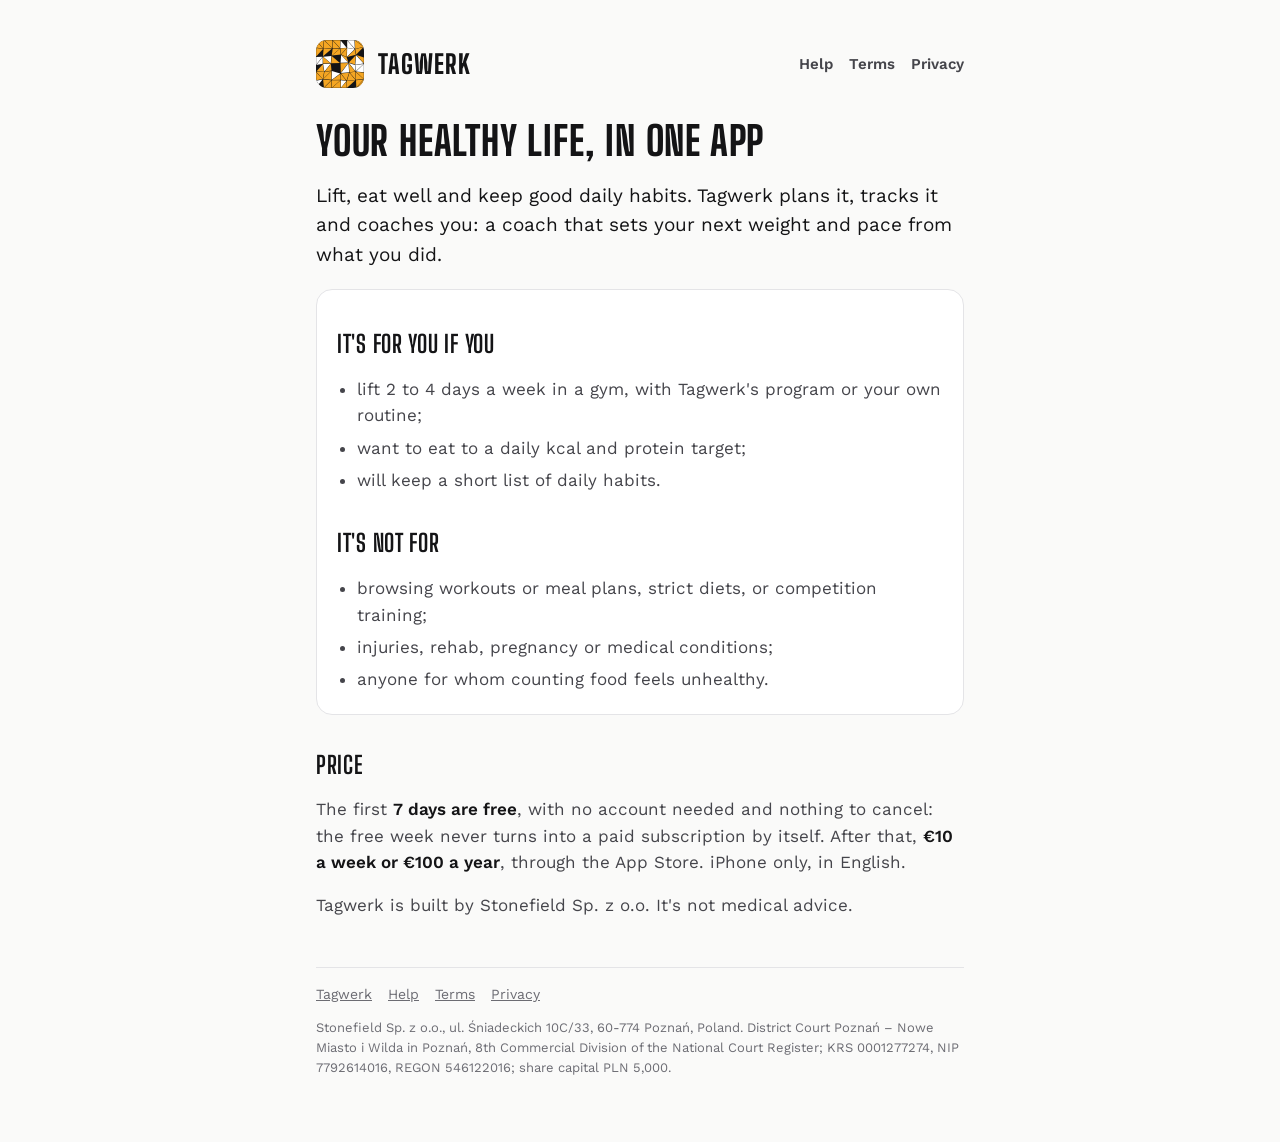
<file: index.html>
<!doctype html>
<html lang="en">
<head>
<meta charset="utf-8">
<meta name="viewport" content="width=device-width, initial-scale=1">
<title>Tagwerk</title>
<meta name="description" content="One routine for lifting, food and daily habits, with a coach that explains its numbers. iPhone.">
<link rel="icon" href="icon.svg">
<link rel="preconnect" href="https://fonts.googleapis.com">
<link href="https://fonts.googleapis.com/css2?family=Big+Shoulders+Display:wght@700;800&family=Work+Sans:wght@400;600&display=swap" rel="stylesheet">
<link rel="stylesheet" href="style.css">
</head>
<body>
<main>
<header><img src="icon.svg" alt=""><a href="./">Tagwerk</a><nav><a href="help.html">Help</a><a href="terms.html">Terms</a><a href="privacy.html">Privacy</a></nav></header>

<h1>Your healthy life, in one app</h1>
<p class="lead">Lift, eat well and keep good daily habits. Tagwerk plans it, tracks it and coaches you: a coach that
sets your next weight and pace from what you did.</p>

<div class="card">
<h2>It's for you if you</h2>
<ul>
  <li>lift 2 to 4 days a week in a gym, with Tagwerk's program or your own routine;</li>
  <li>want to eat to a daily kcal and protein target;</li>
  <li>will keep a short list of daily habits.</li>
</ul>
<h2>It's not for</h2>
<ul>
  <li>browsing workouts or meal plans, strict diets, or competition training;</li>
  <li>injuries, rehab, pregnancy or medical conditions;</li>
  <li>anyone for whom counting food feels unhealthy.</li>
</ul>
</div>

<h2>Price</h2>
<p>The first <strong>7 days are free</strong>, with no account needed and nothing to cancel: the free week never turns
into a paid subscription by itself. After that, <strong>€10 a week or €100 a year</strong>, through the App Store. iPhone
only, in English.</p>

<p>Tagwerk is built by Stonefield Sp. z o.o. It's not medical advice.</p>

<footer><a href="./">Tagwerk</a><a href="help.html">Help</a><a href="terms.html">Terms</a><a href="privacy.html">Privacy</a><p>Stonefield Sp. z o.o., ul. Śniadeckich 10C/33, 60-774 Poznań, Poland. District Court Poznań – Nowe Miasto i Wilda in Poznań, 8th Commercial Division of the National Court Register; KRS 0001277274, NIP 7792614016, REGON 546122016; share capital PLN 5,000.</p></footer>
</main>
</body>
</html>
</file>
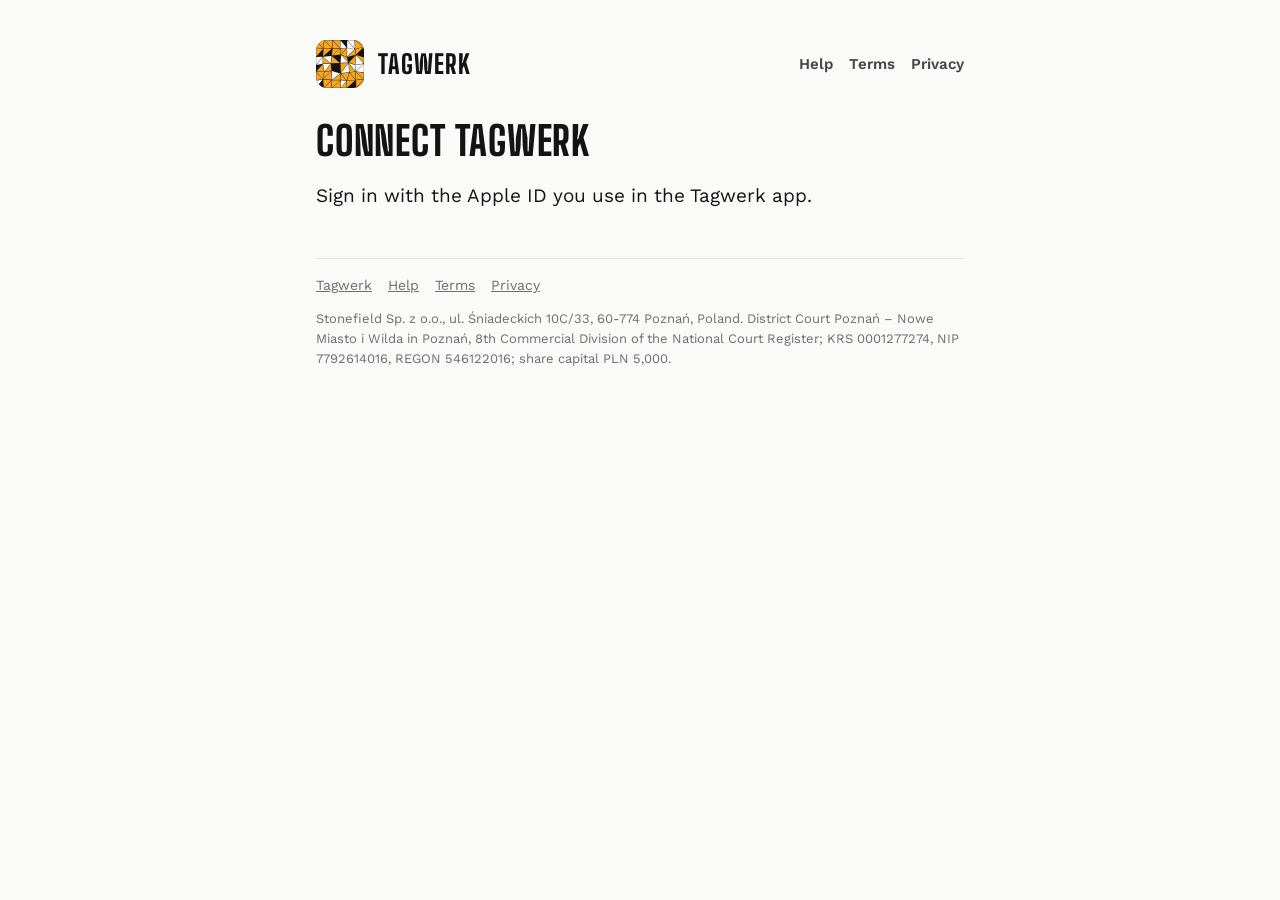
<file: connect.html>
<!doctype html>
<html lang="en">
<head>
<meta charset="utf-8">
<meta name="viewport" content="width=device-width, initial-scale=1">
<title>Connect Tagwerk</title>
<meta name="description" content="Let Claude, or another app you choose, use your Tagwerk.">
<meta name="robots" content="noindex">
<link rel="icon" href="icon.svg">
<link rel="preconnect" href="https://fonts.googleapis.com">
<link href="https://fonts.googleapis.com/css2?family=Big+Shoulders+Display:wght@700;800&family=Work+Sans:wght@400;600&display=swap" rel="stylesheet">
<link rel="stylesheet" href="style.css">
<style>
  /* Buttons only this page has: amber is the one to press, grey the other (brand.md). */
  .actions { display: flex; flex-wrap: wrap; gap: 12px; margin: 24px 0; }
  button { font: 600 17px/1 "Work Sans", sans-serif; border-radius: 12px; padding: 14px 22px; border: 1px solid var(--line);
           background: var(--card); color: var(--ink); cursor: pointer; }
  button.primary { background: var(--amber); border-color: var(--amber); color: #141416; }
  button:disabled { opacity: .5; cursor: default; }
  .apps li { display: flex; align-items: center; justify-content: space-between; gap: 12px; }
  .error { color: #e5484d; }
  input { font: 17px "Work Sans", sans-serif; width: 100%; max-width: 360px; padding: 12px 14px; border-radius: 12px;
          border: 1px solid var(--line); background: var(--card); color: var(--ink); }
  [hidden] { display: none !important; }
</style>
</head>
<body>
<main>
<header><img src="icon.svg" alt=""><a href="./">Tagwerk</a><nav><a href="help.html">Help</a><a href="terms.html">Terms</a><a href="privacy.html">Privacy</a></nav></header>

<!--
  Tagwerk's OAuth consent page (27 Nov 2026, docs/claude-connector.md). When someone connects Tagwerk in Claude, Supabase
  Auth sends them here with ?authorization_id=…; they sign in with Apple (the same Apple ID as in the app), see who's
  asking and what it may do, and allow or deny. Opened without one, it lists the apps connected and lets them disconnect
  any of them. The publishable key below is the one inside the app: it's meant to be public, and row-level security
  keeps each person's data their own.
-->
<h1 id="title">Connect Tagwerk</h1>
<p class="lead" id="lead">Sign in with the Apple ID you use in the Tagwerk app.</p>

<div id="signin" hidden>
  <div class="actions"><button class="primary" id="apple"> Sign in with Apple</button></div>
  <!-- Test accounts (Anthropic's directory review): email and password, made by hand with free use. -->
  <p><a href="#" id="emailtoggle">Have a test account?</a></p>
  <form id="emailform" hidden>
    <p><input id="email" type="email" autocomplete="username" placeholder="Email" required></p>
    <p><input id="password" type="password" autocomplete="current-password" placeholder="Password" required></p>
    <div class="actions"><button type="submit">Sign in</button></div>
  </form>
</div>

<div id="consent" hidden>
  <div class="card">
    <p><strong id="client">An app</strong> wants to use your Tagwerk. It will be able to:</p>
    <ul>
      <li>read your days: meals, food targets, habits, water and steps</li>
      <li>read your workouts, runs, swims and weigh-ins, and your weight goal</li>
      <li>log meals and weigh-ins for you, and delete a meal when you ask</li>
    </ul>
    <p>It can't change your training program, your targets or your account, and it can't delete your account.</p>
  </div>
  <div class="actions">
    <button class="primary" id="allow">Allow</button>
    <button id="deny">Don't allow</button>
  </div>
  <p>You can disconnect it anytime on this page: <a href="connect.html">tagwerk.stonefield.app/connect.html</a>.</p>
</div>

<div id="manage" hidden>
  <h2>Connected apps</h2>
  <ul class="apps" id="apps"></ul>
  <p id="none" hidden>No apps are connected to your Tagwerk.</p>
  <p><a href="#" id="signout">Sign out of this page</a></p>
</div>

<p class="error" id="error" hidden></p>

<footer><a href="./">Tagwerk</a><a href="help.html">Help</a><a href="terms.html">Terms</a><a href="privacy.html">Privacy</a><p>Stonefield Sp. z o.o., ul. Śniadeckich 10C/33, 60-774 Poznań, Poland. District Court Poznań – Nowe Miasto i Wilda in Poznań, 8th Commercial Division of the National Court Register; KRS 0001277274, NIP 7792614016, REGON 546122016; share capital PLN 5,000.</p></footer>
</main>

<script src="https://appleid.cdn-apple.com/appleauth/static/jsapi/appleid/1/en_US/appleid.auth.js"></script>
<script type="module">
import { createClient } from "https://esm.sh/@supabase/supabase-js@2.119.2";

const SUPABASE_URL = "https://hhihwpficiauvhpijxkz.supabase.co";
const PUBLISHABLE_KEY = "sb_publishable_sxHT-eHE_HOMWwhJakCZtw_DCuJf9UO";
// The Services ID for signing in with Apple on the web (Apple Developer › Identifiers), also in supabase/config.toml.
const APPLE_SERVICES_ID = "app.stonefield.tagwerk.web";

const db = createClient(SUPABASE_URL, PUBLISHABLE_KEY);
const $ = (id) => document.getElementById(id);
const show = (id, on = true) => { $(id).hidden = !on; };
const authorizationId = new URLSearchParams(location.search).get("authorization_id");

function fail(message) {
  $("error").textContent = message;
  show("error");
}

async function sha256Hex(text) {
  const bytes = new Uint8Array(await crypto.subtle.digest("SHA-256", new TextEncoder().encode(text)));
  return [...bytes].map((b) => b.toString(16).padStart(2, "0")).join("");
}

// Apple gets the hashed nonce and puts it in its token; Supabase gets the raw one and checks they match (as in the app).
$("apple").onclick = async () => {
  show("error", false);
  $("apple").disabled = true;
  try {
    const nonce = crypto.randomUUID();
    AppleID.auth.init({
      clientId: APPLE_SERVICES_ID, scope: "", redirectURI: `${location.origin}/connect.html`,
      usePopup: true, nonce: await sha256Hex(nonce),
    });
    const { authorization } = await AppleID.auth.signIn();
    const { error } = await db.auth.signInWithIdToken({ provider: "apple", token: authorization.id_token, nonce });
    if (error) throw error;
    await start();
  } catch (e) {
    // Closing Apple's window isn't an error worth showing.
    if (e?.error !== "popup_closed_by_user") fail(e?.message ?? "Signing in with Apple didn't work. Try again.");
  } finally {
    $("apple").disabled = false;
  }
};

$("emailtoggle").onclick = (e) => {
  e.preventDefault();
  show("emailform");
};

$("emailform").onsubmit = async (e) => {
  e.preventDefault();
  show("error", false);
  const { error } = await db.auth.signInWithPassword({ email: $("email").value, password: $("password").value });
  if (error) return fail(error.message);
  await start();
};

$("signout").onclick = async (e) => {
  e.preventDefault();
  await db.auth.signOut();
  location.reload();
};

async function decide(approve) {
  $("allow").disabled = $("deny").disabled = true;
  const { data, error } = approve
    ? await db.auth.oauth.approveAuthorization(authorizationId, { skipBrowserRedirect: true })
    : await db.auth.oauth.denyAuthorization(authorizationId, { skipBrowserRedirect: true });
  if (error) {
    $("allow").disabled = $("deny").disabled = false;
    return fail(error.message);
  }
  location.href = data.redirect_url;
}
$("allow").onclick = () => decide(true);
$("deny").onclick = () => decide(false);

async function listApps() {
  const { data, error } = await db.auth.oauth.listGrants();
  if (error) return fail(error.message);
  const list = $("apps");
  list.replaceChildren();
  show("none", data.length === 0);
  for (const grant of data) {
    const item = document.createElement("li");
    const name = document.createElement("span");
    name.textContent = grant.client.name || "An app";
    const button = document.createElement("button");
    button.textContent = "Disconnect";
    button.onclick = async () => {
      button.disabled = true;
      const { error } = await db.auth.oauth.revokeGrant({ clientId: grant.client.id });
      if (error) { button.disabled = false; return fail(error.message); }
      await listApps();
    };
    item.append(name, button);
    list.append(item);
  }
}

async function start() {
  const { data: { session } } = await db.auth.getSession();
  if (!session) {
    show("signin");
    return;
  }
  show("signin", false);
  // An Apple ID that has never been used in the app gets a new, empty account when it signs in here: say so instead of
  // connecting an empty Tagwerk. Every account that has used the app has an `access` row (its free week or subscription).
  const { data: access } = await db.from("access").select("user_id").maybeSingle();
  if (!access) {
    await db.auth.signOut();
    $("lead").textContent = "This Apple ID isn't using Tagwerk yet. In the Tagwerk app on your iPhone, sign in with Apple " +
      "(Account › Signed in as), then connect again.";
    show("signin");
    return;
  }
  if (!authorizationId) {
    $("title").textContent = "Your connected apps";
    $("lead").textContent = "Apps you've allowed to use your Tagwerk. Disconnect one and it loses access straight away.";
    show("manage");
    return listApps();
  }
  const { data, error } = await db.auth.oauth.getAuthorizationDetails(authorizationId);
  if (error) return fail(error.message);
  // Allowed before: straight back to the app.
  if (!("authorization_id" in data)) {
    location.href = data.redirect_url;
    return;
  }
  $("title").textContent = `Connect ${data.client.name || "an app"}`;
  $("lead").textContent = "Check who's asking, then allow or don't.";
  $("client").textContent = data.client.name || "An app";
  show("consent");
}

start().catch((e) => fail(e?.message ?? "Something went wrong. Reload the page."));
</script>
</body>
</html>
</file>
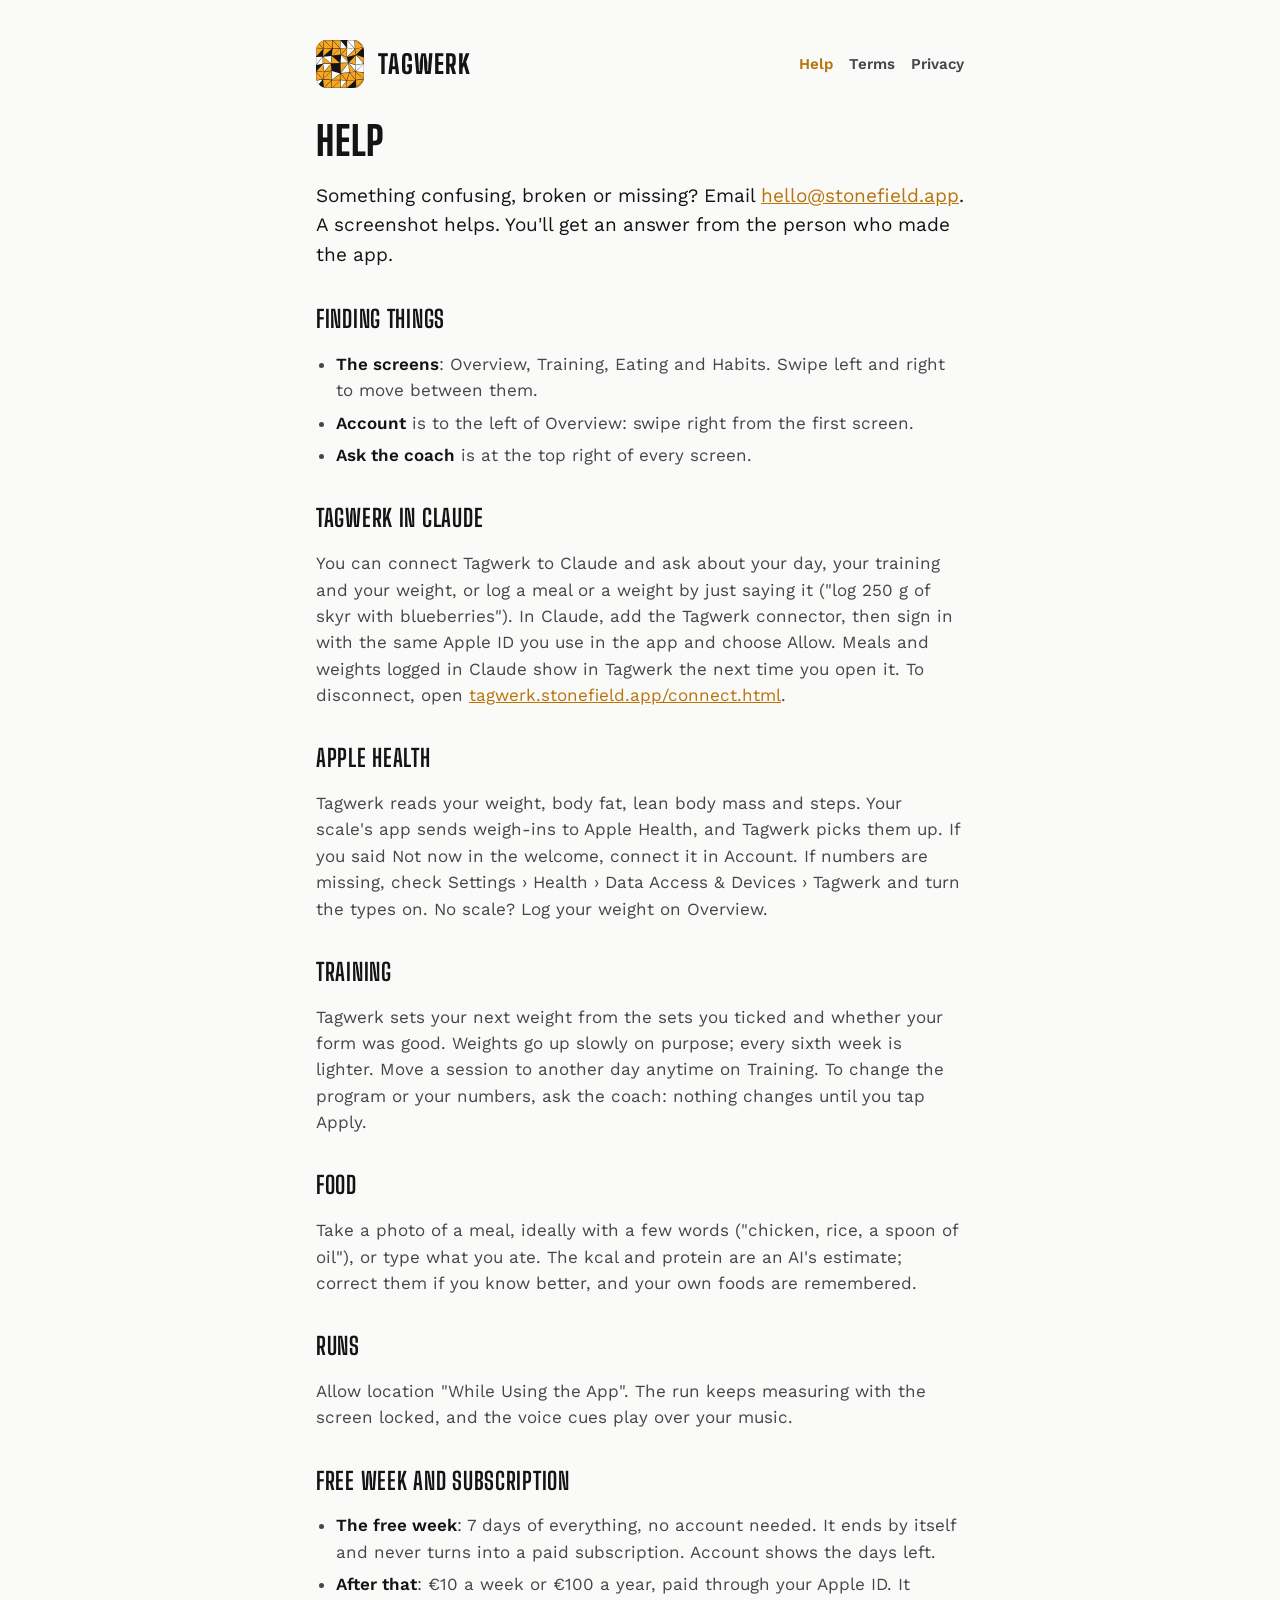
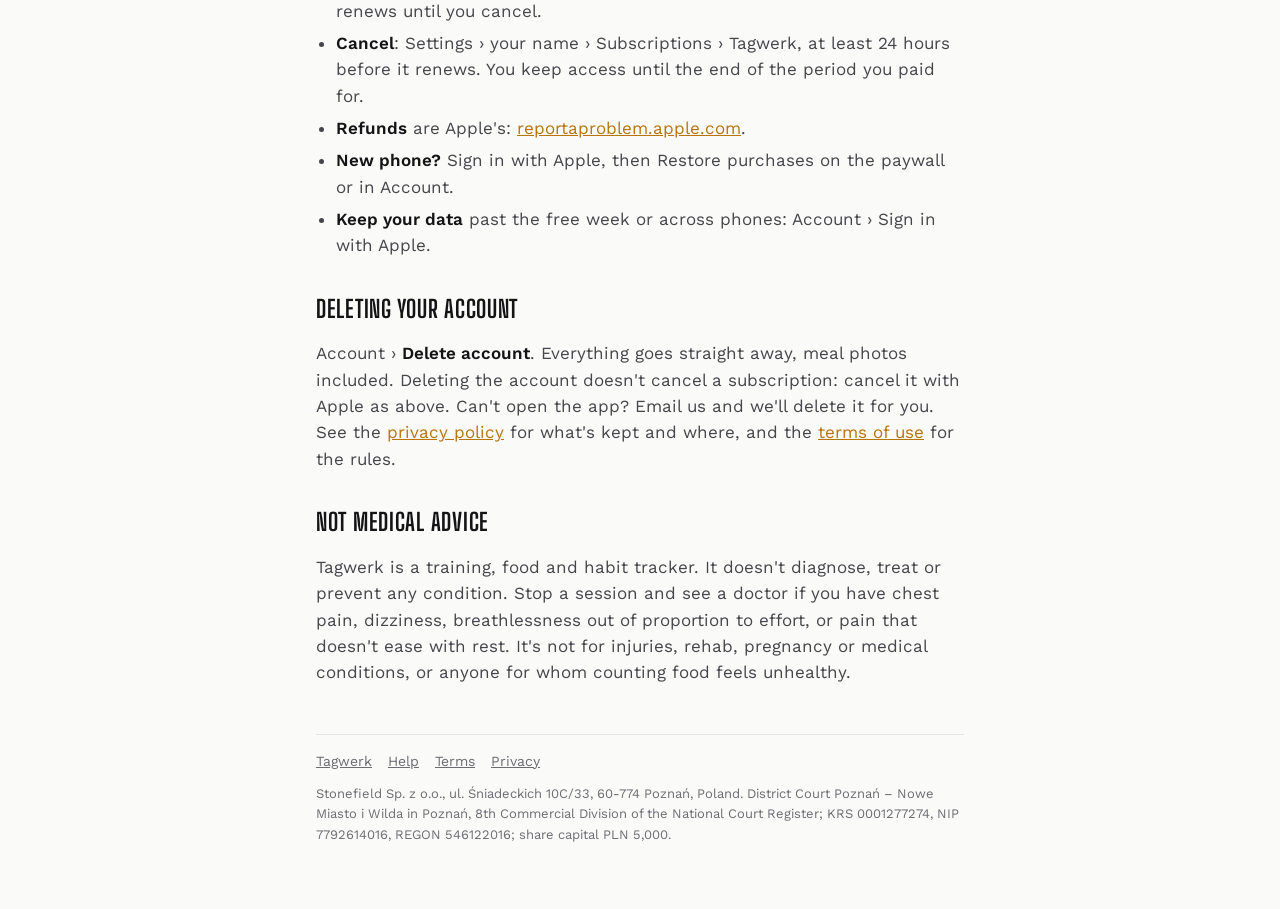
<file: help.html>
<!doctype html>
<html lang="en">
<head>
<meta charset="utf-8">
<meta name="viewport" content="width=device-width, initial-scale=1">
<title>Tagwerk help</title>
<meta name="description" content="Questions about Tagwerk, and how to get in touch.">
<link rel="icon" href="icon.svg">
<link rel="preconnect" href="https://fonts.googleapis.com">
<link href="https://fonts.googleapis.com/css2?family=Big+Shoulders+Display:wght@700;800&family=Work+Sans:wght@400;600&display=swap" rel="stylesheet">
<link rel="stylesheet" href="style.css">
</head>
<body>
<main>
<header><img src="icon.svg" alt=""><a href="./">Tagwerk</a><nav><a href="help.html" aria-current="page">Help</a><a href="terms.html">Terms</a><a href="privacy.html">Privacy</a></nav></header>

<h1>Help</h1>
<p class="lead">Something confusing, broken or missing? Email <a href="mailto:hello@stonefield.app">hello@stonefield.app</a>.
A screenshot helps. You'll get an answer from the person who made the app.</p>

<h2>Finding things</h2>
<ul>
  <li><strong>The screens</strong>: Overview, Training, Eating and Habits. Swipe left and right to move between them.</li>
  <li><strong>Account</strong> is to the left of Overview: swipe right from the first screen.</li>
  <li><strong>Ask the coach</strong> is at the top right of every screen.</li>
</ul>

<h2>Tagwerk in Claude</h2>
<p>You can connect Tagwerk to Claude and ask about your day, your training and your weight, or log a meal or a weight
by just saying it ("log 250 g of skyr with blueberries"). In Claude, add the Tagwerk connector, then sign in with the
same Apple ID you use in the app and choose Allow. Meals and weights logged in Claude show in Tagwerk the next time you
open it. To disconnect, open <a href="connect.html">tagwerk.stonefield.app/connect.html</a>.</p>

<h2>Apple Health</h2>
<p>Tagwerk reads your weight, body fat, lean body mass and steps. Your scale's app sends weigh-ins to Apple Health, and
Tagwerk picks them up. If you said Not now in the welcome, connect it in Account. If numbers are missing, check
Settings › Health › Data Access &amp; Devices › Tagwerk and turn the types on. No scale? Log your weight on Overview.</p>

<h2>Training</h2>
<p>Tagwerk sets your next weight from the sets you ticked and whether your form was good. Weights go up slowly on
purpose; every sixth week is lighter. Move a session to another day anytime on Training. To change the program or your
numbers, ask the coach: nothing changes until you tap Apply.</p>

<h2>Food</h2>
<p>Take a photo of a meal, ideally with a few words ("chicken, rice, a spoon of oil"), or type what you ate. The kcal
and protein are an AI's estimate; correct them if you know better, and your own foods are remembered.</p>

<h2>Runs</h2>
<p>Allow location "While Using the App". The run keeps measuring with the screen locked, and the voice cues play over
your music.</p>

<h2>Free week and subscription</h2>
<ul>
  <li><strong>The free week</strong>: 7 days of everything, no account needed. It ends by itself and never turns into
    a paid subscription. Account shows the days left.</li>
  <li><strong>After that</strong>: €10 a week or €100 a year, paid through your Apple ID. It renews until you cancel.</li>
  <li><strong>Cancel</strong>: Settings › your name › Subscriptions › Tagwerk, at least 24 hours before it renews. You
    keep access until the end of the period you paid for.</li>
  <li><strong>Refunds</strong> are Apple's: <a href="https://reportaproblem.apple.com">reportaproblem.apple.com</a>.</li>
  <li><strong>New phone?</strong> Sign in with Apple, then Restore purchases on the paywall or in Account.</li>
  <li><strong>Keep your data</strong> past the free week or across phones: Account › Sign in with Apple.</li>
</ul>

<h2>Deleting your account</h2>
<p>Account › <strong>Delete account</strong>. Everything goes straight away, meal photos included. Deleting the account
doesn't cancel a subscription: cancel it with Apple as above. Can't open the app? Email us and we'll delete it for you.
See the <a href="privacy.html">privacy policy</a> for what's kept and where, and the <a href="terms.html">terms of
use</a> for the rules.</p>

<h2>Not medical advice</h2>
<p>Tagwerk is a training, food and habit tracker. It doesn't diagnose, treat or prevent any condition. Stop a session
and see a doctor if you have chest pain, dizziness, breathlessness out of proportion to effort, or pain that doesn't
ease with rest. It's not for injuries, rehab, pregnancy or medical conditions, or anyone for whom counting food feels
unhealthy.</p>

<footer><a href="./">Tagwerk</a><a href="help.html">Help</a><a href="terms.html">Terms</a><a href="privacy.html">Privacy</a><p>Stonefield Sp. z o.o., ul. Śniadeckich 10C/33, 60-774 Poznań, Poland. District Court Poznań – Nowe Miasto i Wilda in Poznań, 8th Commercial Division of the National Court Register; KRS 0001277274, NIP 7792614016, REGON 546122016; share capital PLN 5,000.</p></footer>
</main>
</body>
</html>
</file>
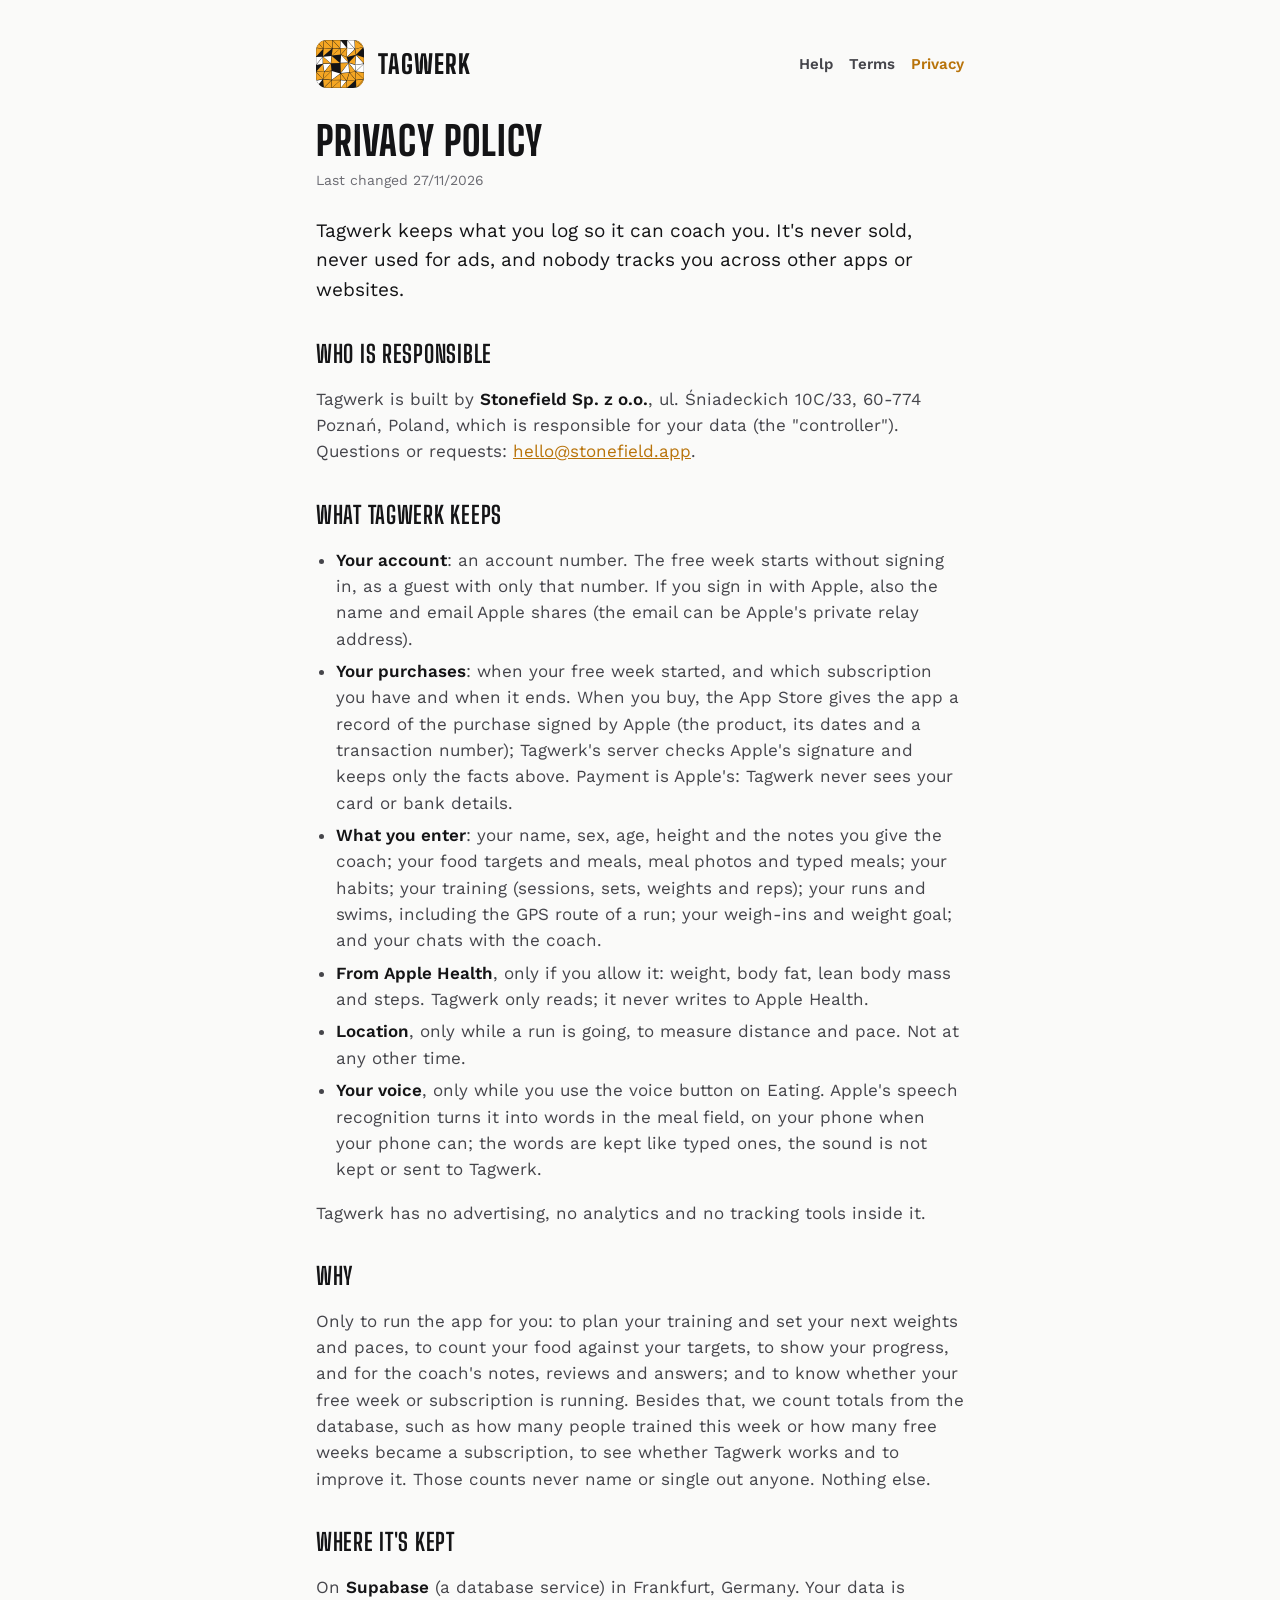
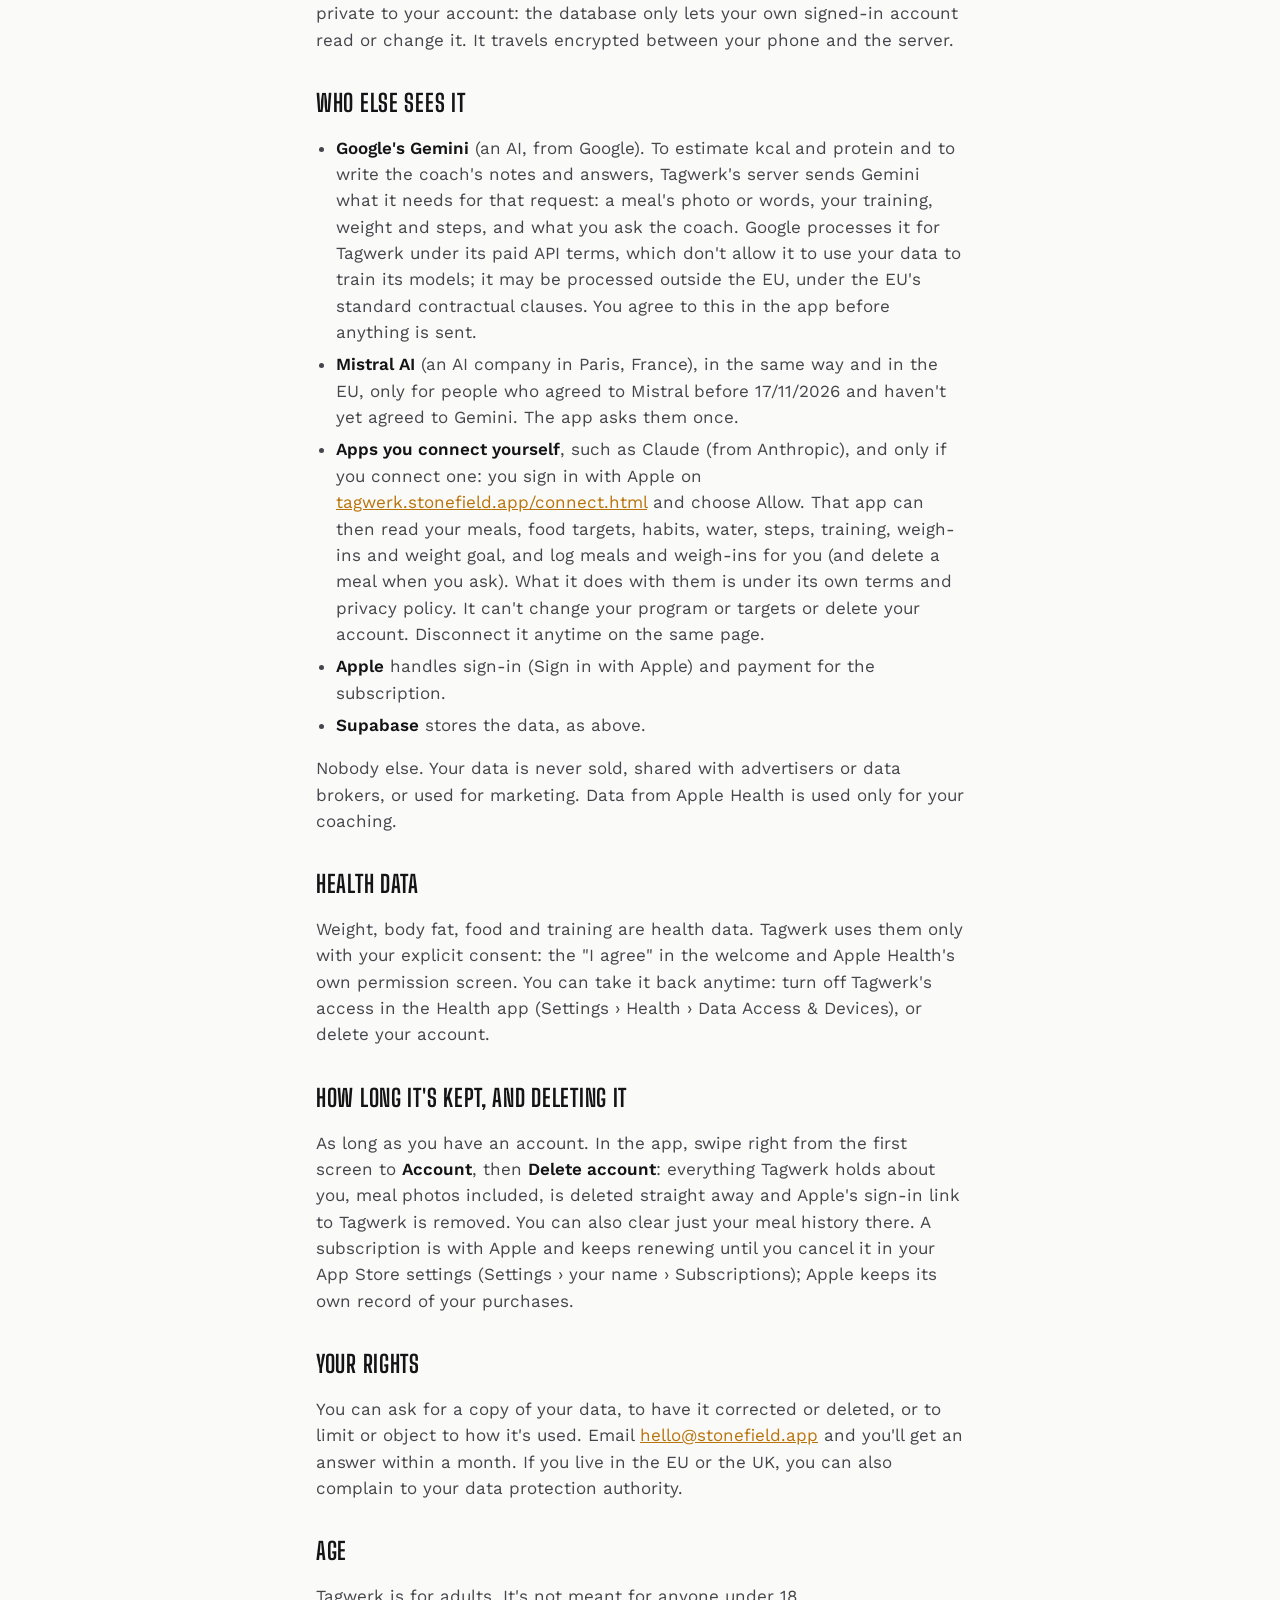
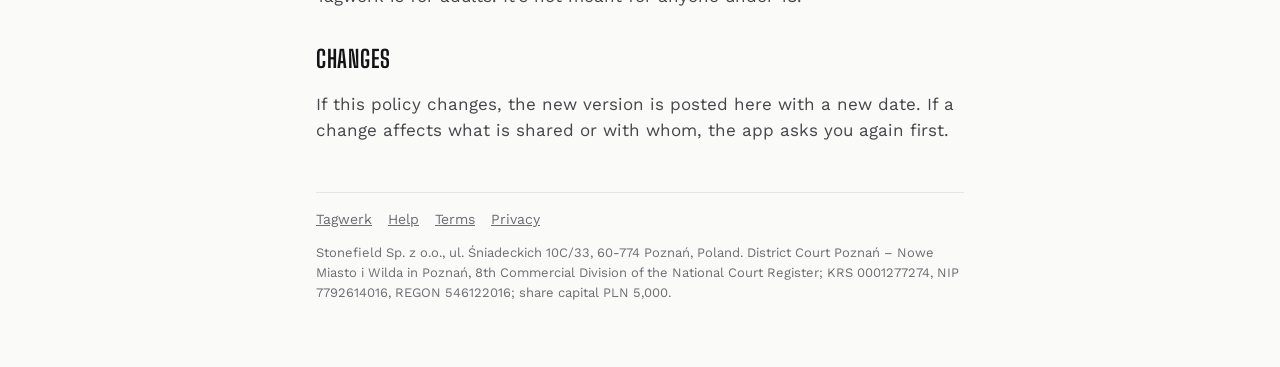
<file: privacy.html>
<!doctype html>
<html lang="en">
<head>
<meta charset="utf-8">
<meta name="viewport" content="width=device-width, initial-scale=1">
<title>Tagwerk privacy policy</title>
<meta name="description" content="What Tagwerk stores, where it's kept, and who sees it.">
<link rel="icon" href="icon.svg">
<link rel="preconnect" href="https://fonts.googleapis.com">
<link href="https://fonts.googleapis.com/css2?family=Big+Shoulders+Display:wght@700;800&family=Work+Sans:wght@400;600&display=swap" rel="stylesheet">
<link rel="stylesheet" href="style.css">
</head>
<body>
<main>
<header><img src="icon.svg" alt=""><a href="./">Tagwerk</a><nav><a href="help.html">Help</a><a href="terms.html">Terms</a><a href="privacy.html" aria-current="page">Privacy</a></nav></header>

<h1>Privacy policy</h1>
<p class="date">Last changed 27/11/2026</p>

<p class="lead">Tagwerk keeps what you log so it can coach you. It's never sold, never used for ads, and nobody tracks you
across other apps or websites.</p>

<h2>Who is responsible</h2>
<p>Tagwerk is built by <strong>Stonefield Sp. z o.o.</strong>, ul. Śniadeckich 10C/33, 60-774 Poznań, Poland, which is responsible for your data
(the "controller"). Questions or requests: <a href="mailto:hello@stonefield.app">hello@stonefield.app</a>.</p>

<h2>What Tagwerk keeps</h2>
<ul>
  <li><strong>Your account</strong>: an account number. The free week starts without signing in, as a guest with only
    that number. If you sign in with Apple, also the name and email Apple shares (the email can be Apple's private relay
    address).</li>
  <li><strong>Your purchases</strong>: when your free week started, and which subscription you have and when it ends.
    When you buy, the App Store gives the app a record of the purchase signed by Apple (the product, its dates and a
    transaction number); Tagwerk's server checks Apple's signature and keeps only the facts above. Payment is Apple's:
    Tagwerk never sees your card or bank details.</li>
  <li><strong>What you enter</strong>: your name, sex, age, height and the notes you give the coach; your food targets and
    meals, meal photos and typed meals; your habits; your training (sessions, sets, weights and reps); your runs and swims,
    including the GPS route of a run; your weigh-ins and weight goal; and your chats with the coach.</li>
  <li><strong>From Apple Health</strong>, only if you allow it: weight, body fat, lean body mass and steps. Tagwerk only
    reads; it never writes to Apple Health.</li>
  <li><strong>Location</strong>, only while a run is going, to measure distance and pace. Not at any other time.</li>
  <li><strong>Your voice</strong>, only while you use the voice button on Eating. Apple's speech recognition turns it
    into words in the meal field, on your phone when your phone can; the words are kept like typed ones, the sound is
    not kept or sent to Tagwerk.</li>
</ul>
<p>Tagwerk has no advertising, no analytics and no tracking tools inside it.</p>

<h2>Why</h2>
<p>Only to run the app for you: to plan your training and set your next weights and paces, to count your food against
your targets, to show your progress, and for the coach's notes, reviews and answers; and to know whether your free week
or subscription is running. Besides that, we count totals from the database, such as how many people trained this
week or how many free weeks became a subscription, to see whether Tagwerk works and to improve it. Those counts never
name or single out anyone. Nothing else.</p>

<h2>Where it's kept</h2>
<p>On <strong>Supabase</strong> (a database service) in Frankfurt, Germany. Your data is private to your account: the
database only lets your own signed-in account read or change it. It travels encrypted between your phone and the
server.</p>

<h2>Who else sees it</h2>
<ul>
  <li><strong>Google's Gemini</strong> (an AI, from Google). To estimate kcal and protein and to write the coach's notes
    and answers, Tagwerk's server sends Gemini what it needs for that request: a meal's photo or words, your training,
    weight and steps, and what you ask the coach. Google processes it for Tagwerk under its paid API terms, which don't
    allow it to use your data to train its models; it may be processed outside the EU, under the EU's standard
    contractual clauses. You agree to this in the app before anything is sent.</li>
  <li><strong>Mistral AI</strong> (an AI company in Paris, France), in the same way and in the EU, only for people who
    agreed to Mistral before 17/11/2026 and haven't yet agreed to Gemini. The app asks them once.</li>
  <li><strong>Apps you connect yourself</strong>, such as Claude (from Anthropic), and only if you connect one: you sign in
    with Apple on <a href="connect.html">tagwerk.stonefield.app/connect.html</a> and choose Allow. That app can then read
    your meals, food targets, habits, water, steps, training, weigh-ins and weight goal, and log meals and weigh-ins for
    you (and delete a meal when you ask). What it does with them is under its own terms and privacy policy. It can't
    change your program or targets or delete your account. Disconnect it anytime on the same page.</li>
  <li><strong>Apple</strong> handles sign-in (Sign in with Apple) and payment for the subscription.</li>
  <li><strong>Supabase</strong> stores the data, as above.</li>
</ul>
<p>Nobody else. Your data is never sold, shared with advertisers or data brokers, or used for marketing. Data from Apple
Health is used only for your coaching.</p>

<h2>Health data</h2>
<p>Weight, body fat, food and training are health data. Tagwerk uses them only with your explicit consent: the "I agree"
in the welcome and Apple Health's own permission screen. You can take it back anytime: turn off Tagwerk's access in the
Health app (Settings › Health › Data Access &amp; Devices), or delete your account.</p>

<h2>How long it's kept, and deleting it</h2>
<p>As long as you have an account. In the app, swipe right from the first screen to <strong>Account</strong>, then
<strong>Delete account</strong>: everything Tagwerk holds about you, meal photos included, is deleted straight away and
Apple's sign-in link to Tagwerk is removed. You can also clear just your meal history there. A subscription is with
Apple and keeps renewing until you cancel it in your App Store settings (Settings › your name › Subscriptions); Apple
keeps its own record of your purchases.</p>

<h2>Your rights</h2>
<p>You can ask for a copy of your data, to have it corrected or deleted, or to limit or object to how it's used. Email
<a href="mailto:hello@stonefield.app">hello@stonefield.app</a> and you'll get an answer within a month. If you live in the EU
or the UK, you can also complain to your data protection authority.</p>

<h2>Age</h2>
<p>Tagwerk is for adults. It's not meant for anyone under 18.</p>

<h2>Changes</h2>
<p>If this policy changes, the new version is posted here with a new date. If a change affects what is shared or with
whom, the app asks you again first.</p>

<footer><a href="./">Tagwerk</a><a href="help.html">Help</a><a href="terms.html">Terms</a><a href="privacy.html">Privacy</a><p>Stonefield Sp. z o.o., ul. Śniadeckich 10C/33, 60-774 Poznań, Poland. District Court Poznań – Nowe Miasto i Wilda in Poznań, 8th Commercial Division of the National Court Register; KRS 0001277274, NIP 7792614016, REGON 546122016; share capital PLN 5,000.</p></footer>
</main>
</body>
</html>
</file>
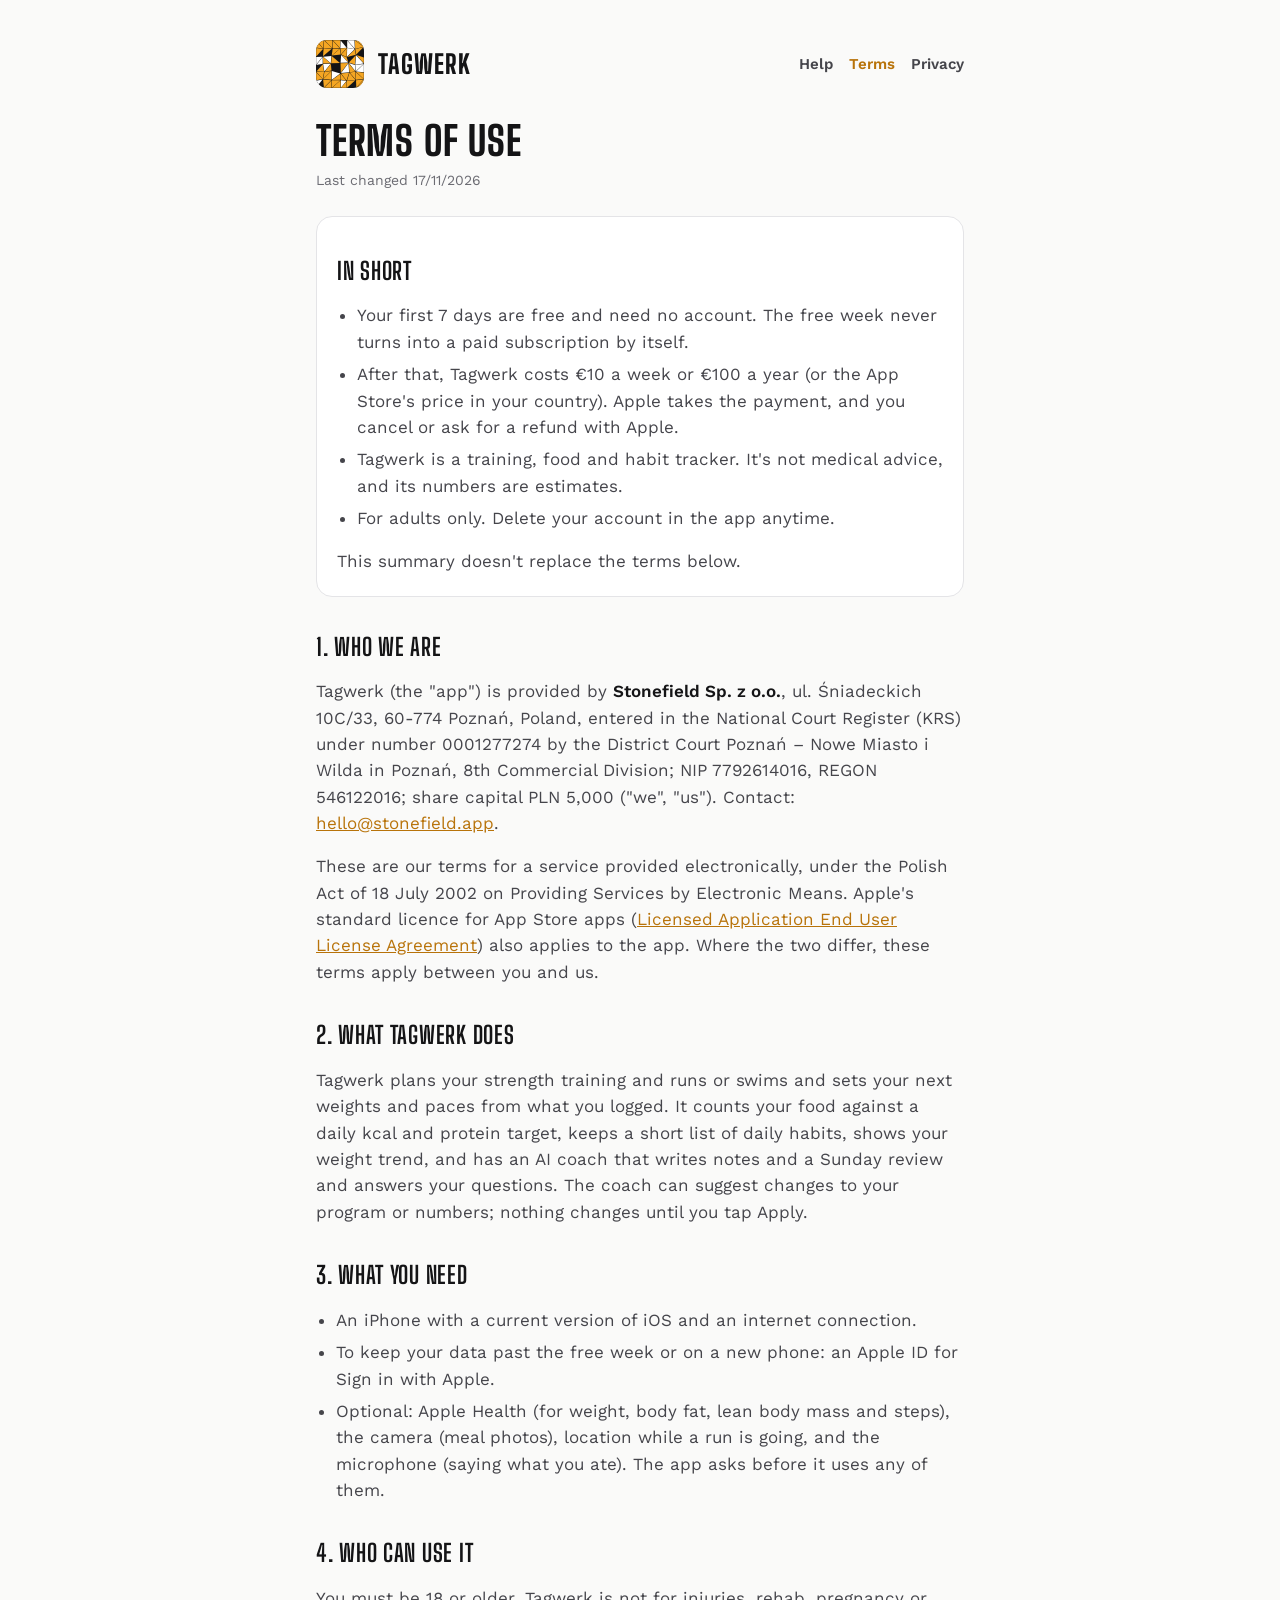
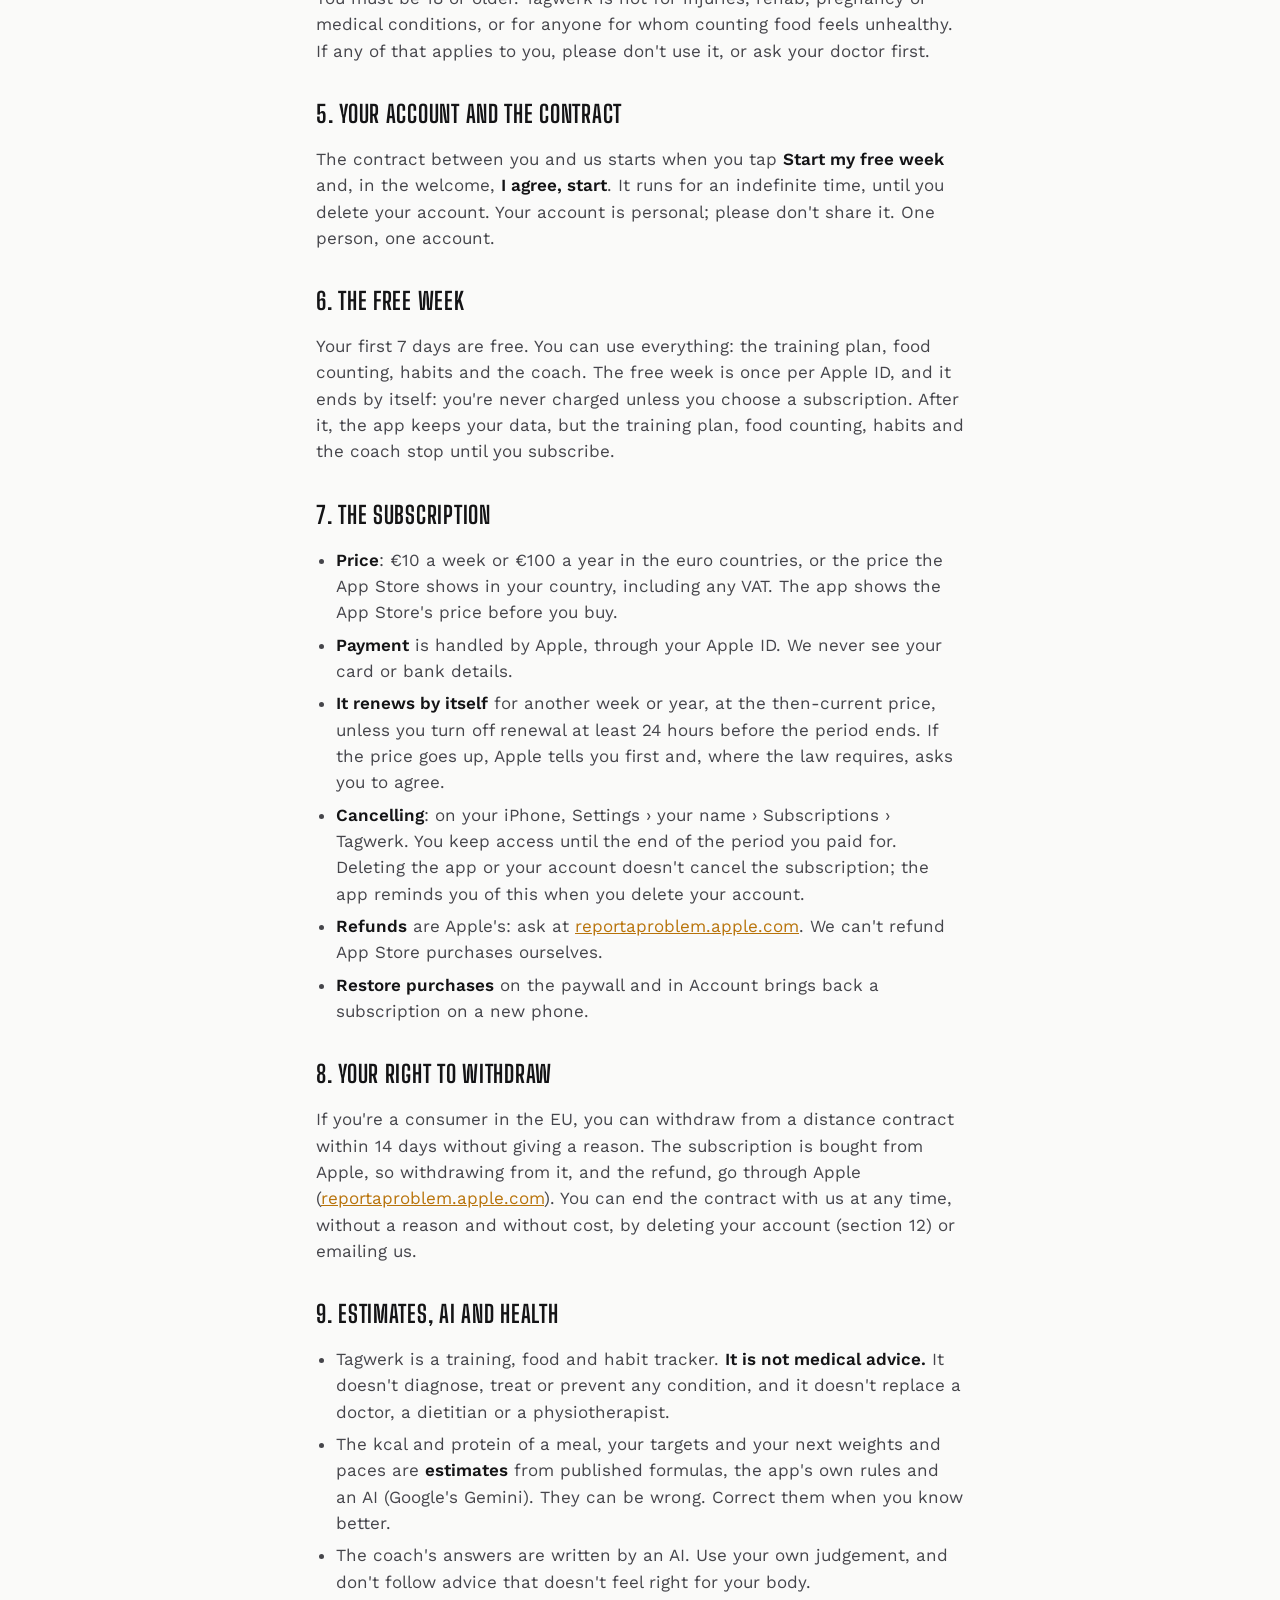
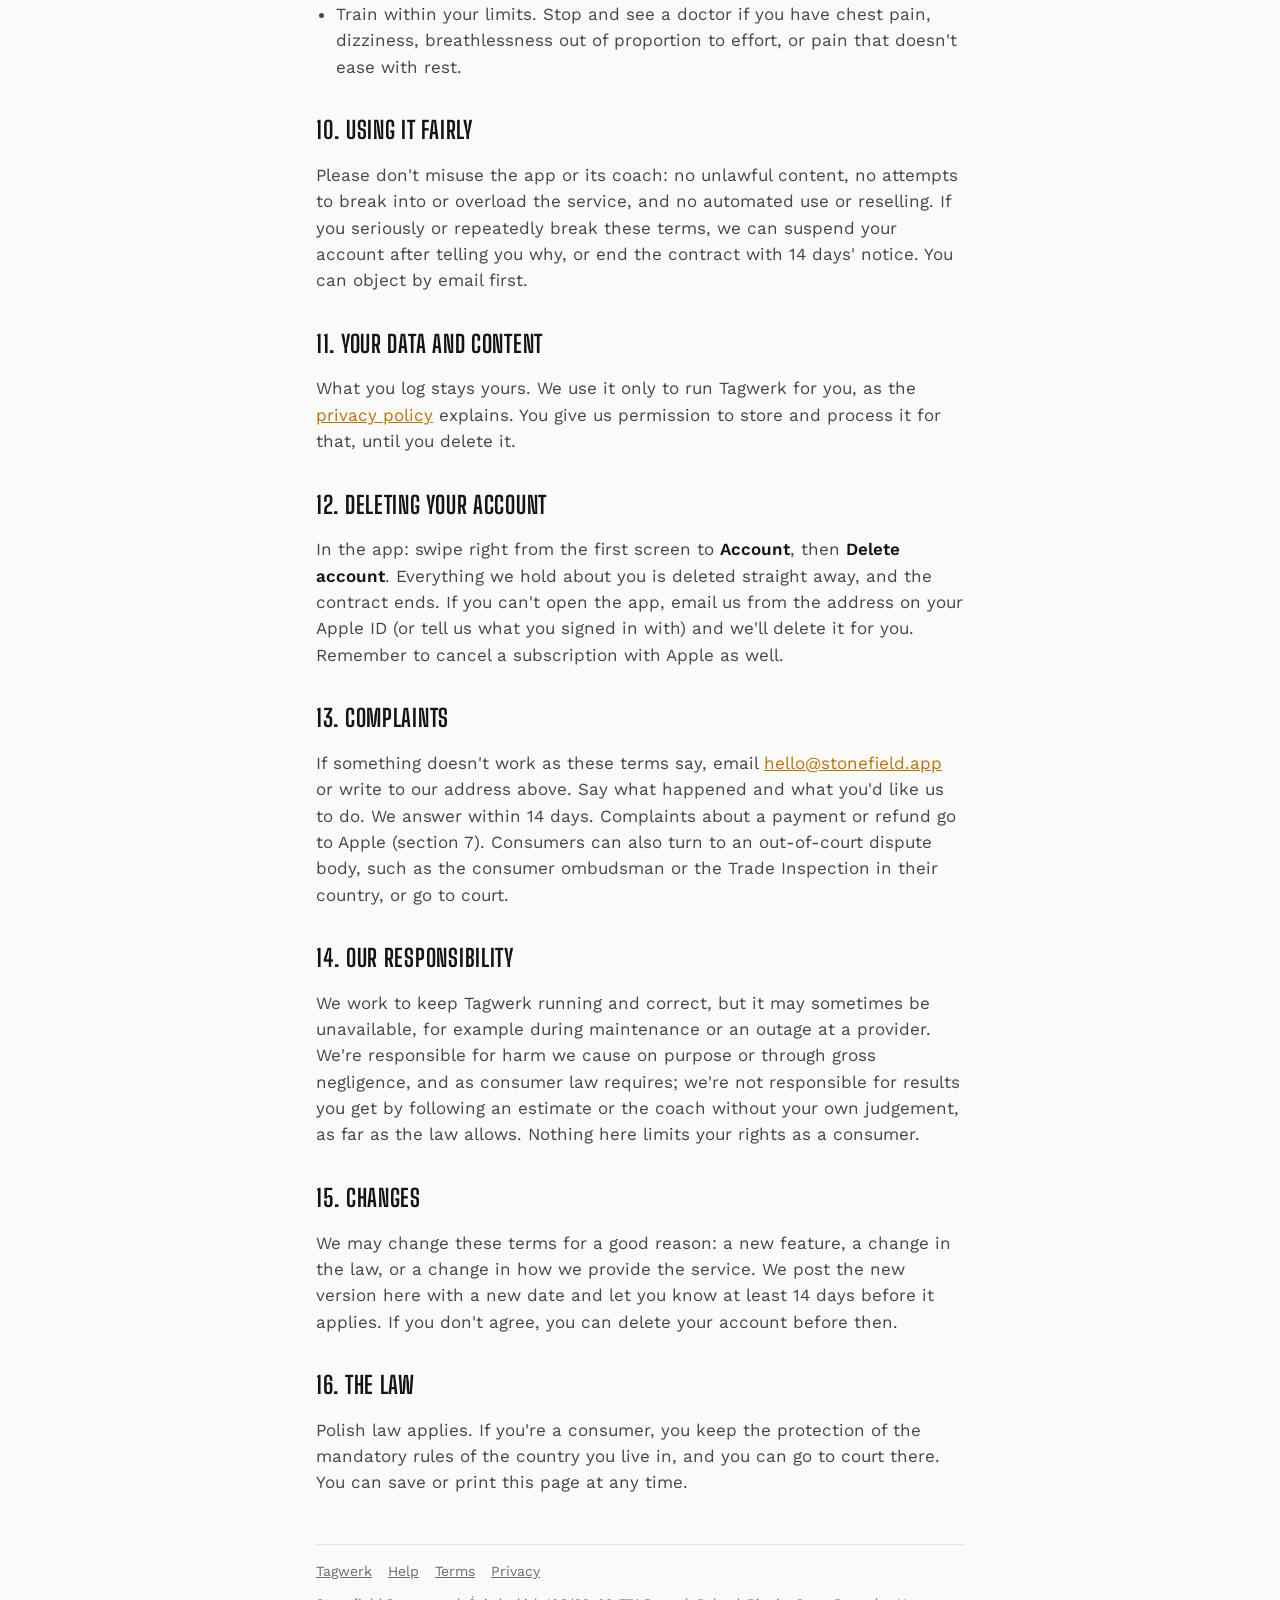
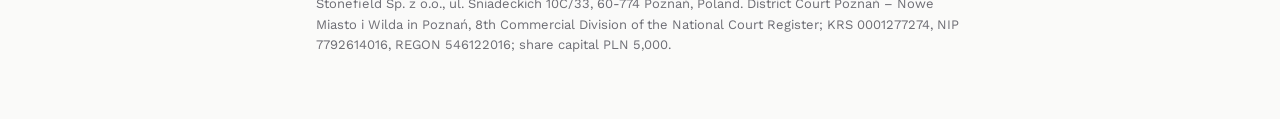
<file: terms.html>
<!doctype html>
<html lang="en">
<head>
<meta charset="utf-8">
<meta name="viewport" content="width=device-width, initial-scale=1">
<title>Tagwerk terms of use</title>
<meta name="description" content="The rules for using Tagwerk: the free week, the subscription, cancelling, and what the app is and isn't.">
<link rel="icon" href="icon.svg">
<link rel="preconnect" href="https://fonts.googleapis.com">
<link href="https://fonts.googleapis.com/css2?family=Big+Shoulders+Display:wght@700;800&family=Work+Sans:wght@400;600&display=swap" rel="stylesheet">
<link rel="stylesheet" href="style.css">
</head>
<body>
<main>
<header><img src="icon.svg" alt=""><a href="./">Tagwerk</a><nav><a href="help.html">Help</a><a href="terms.html" aria-current="page">Terms</a><a href="privacy.html">Privacy</a></nav></header>

<h1>Terms of use</h1>
<p class="date">Last changed 17/11/2026</p>

<div class="card">
<h2>In short</h2>
<ul>
  <li>Your first 7 days are free and need no account. The free week never turns into a paid subscription by itself.</li>
  <li>After that, Tagwerk costs €10 a week or €100 a year (or the App Store's price in your country). Apple takes the
    payment, and you cancel or ask for a refund with Apple.</li>
  <li>Tagwerk is a training, food and habit tracker. It's not medical advice, and its numbers are estimates.</li>
  <li>For adults only. Delete your account in the app anytime.</li>
</ul>
<p>This summary doesn't replace the terms below.</p>
</div>

<h2>1. Who we are</h2>
<p>Tagwerk (the "app") is provided by <strong>Stonefield Sp. z o.o.</strong>, ul. Śniadeckich 10C/33, 60-774 Poznań,
Poland, entered in the National Court Register (KRS) under number 0001277274 by the District Court Poznań – Nowe Miasto
i Wilda in Poznań, 8th Commercial Division; NIP 7792614016, REGON 546122016; share capital PLN 5,000 ("we", "us").
Contact: <a href="mailto:hello@stonefield.app">hello@stonefield.app</a>.</p>
<p>These are our terms for a service provided electronically, under the Polish Act of 18 July 2002 on Providing Services
by Electronic Means. Apple's standard licence for App Store apps
(<a href="https://www.apple.com/legal/internet-services/itunes/dev/stdeula/">Licensed Application End User License
Agreement</a>) also applies to the app. Where the two differ, these terms apply between you and us.</p>

<h2>2. What Tagwerk does</h2>
<p>Tagwerk plans your strength training and runs or swims and sets your next weights and paces from what you logged. It
counts your food against a daily kcal and protein target, keeps a short list of daily habits, shows your weight trend,
and has an AI coach that writes notes and a Sunday review and answers your questions. The coach can suggest changes to
your program or numbers; nothing changes until you tap Apply.</p>

<h2>3. What you need</h2>
<ul>
  <li>An iPhone with a current version of iOS and an internet connection.</li>
  <li>To keep your data past the free week or on a new phone: an Apple ID for Sign in with Apple.</li>
  <li>Optional: Apple Health (for weight, body fat, lean body mass and steps), the camera (meal photos), location while
    a run is going, and the microphone (saying what you ate). The app asks before it uses any of them.</li>
</ul>

<h2>4. Who can use it</h2>
<p>You must be 18 or older. Tagwerk is not for injuries, rehab, pregnancy or medical conditions, or for anyone for whom
counting food feels unhealthy. If any of that applies to you, please don't use it, or ask your doctor first.</p>

<h2>5. Your account and the contract</h2>
<p>The contract between you and us starts when you tap <strong>Start my free week</strong> and, in the welcome,
<strong>I agree, start</strong>. It runs for an indefinite time, until you delete your account. Your account is
personal; please don't share it. One person, one account.</p>

<h2>6. The free week</h2>
<p>Your first 7 days are free. You can use everything: the training plan, food counting, habits and the coach. The free
week is once per Apple ID, and it ends by itself: you're never charged unless you choose a subscription. After it,
the app keeps your data, but the training plan, food counting, habits and the coach stop until you subscribe.</p>

<h2>7. The subscription</h2>
<ul>
  <li><strong>Price</strong>: €10 a week or €100 a year in the euro countries, or the price the App Store shows in your
    country, including any VAT. The app shows the App Store's price before you buy.</li>
  <li><strong>Payment</strong> is handled by Apple, through your Apple ID. We never see your card or bank details.</li>
  <li><strong>It renews by itself</strong> for another week or year, at the then-current price, unless you turn off
    renewal at least 24 hours before the period ends. If the price goes up, Apple tells you first and, where the law
    requires, asks you to agree.</li>
  <li><strong>Cancelling</strong>: on your iPhone, Settings › your name › Subscriptions › Tagwerk. You keep access until
    the end of the period you paid for. Deleting the app or your account doesn't cancel the subscription; the app
    reminds you of this when you delete your account.</li>
  <li><strong>Refunds</strong> are Apple's: ask at <a href="https://reportaproblem.apple.com">reportaproblem.apple.com</a>.
    We can't refund App Store purchases ourselves.</li>
  <li><strong>Restore purchases</strong> on the paywall and in Account brings back a subscription on a new phone.</li>
</ul>

<h2>8. Your right to withdraw</h2>
<p>If you're a consumer in the EU, you can withdraw from a distance contract within 14 days without giving a reason.
The subscription is bought from Apple, so withdrawing from it, and the refund, go through Apple
(<a href="https://reportaproblem.apple.com">reportaproblem.apple.com</a>). You can end the contract with us at any time,
without a reason and without cost, by deleting your account (section 12) or emailing us.</p>

<h2>9. Estimates, AI and health</h2>
<ul>
  <li>Tagwerk is a training, food and habit tracker. <strong>It is not medical advice.</strong> It doesn't diagnose,
    treat or prevent any condition, and it doesn't replace a doctor, a dietitian or a physiotherapist.</li>
  <li>The kcal and protein of a meal, your targets and your next weights and paces are <strong>estimates</strong> from
    published formulas, the app's own rules and an AI (Google's Gemini). They can be wrong. Correct them when you know
    better.</li>
  <li>The coach's answers are written by an AI. Use your own judgement, and don't follow advice that doesn't feel right
    for your body.</li>
  <li>Train within your limits. Stop and see a doctor if you have chest pain, dizziness, breathlessness out of
    proportion to effort, or pain that doesn't ease with rest.</li>
</ul>

<h2>10. Using it fairly</h2>
<p>Please don't misuse the app or its coach: no unlawful content, no attempts to break into or overload the service, and
no automated use or reselling. If you seriously or repeatedly break these terms, we can suspend your account after
telling you why, or end the contract with 14 days' notice. You can object by email first.</p>

<h2>11. Your data and content</h2>
<p>What you log stays yours. We use it only to run Tagwerk for you, as the <a href="privacy.html">privacy policy</a>
explains. You give us permission to store and process it for that, until you delete it.</p>

<h2>12. Deleting your account</h2>
<p>In the app: swipe right from the first screen to <strong>Account</strong>, then <strong>Delete account</strong>.
Everything we hold about you is deleted straight away, and the contract ends. If you can't open the app, email us from
the address on your Apple ID (or tell us what you signed in with) and we'll delete it for you. Remember to cancel a
subscription with Apple as well.</p>

<h2>13. Complaints</h2>
<p>If something doesn't work as these terms say, email <a href="mailto:hello@stonefield.app">hello@stonefield.app</a> or
write to our address above. Say what happened and what you'd like us to do. We answer within 14 days. Complaints about
a payment or refund go to Apple (section 7). Consumers can also turn to an out-of-court dispute body, such as the
consumer ombudsman or the Trade Inspection in their country, or go to court.</p>

<h2>14. Our responsibility</h2>
<p>We work to keep Tagwerk running and correct, but it may sometimes be unavailable, for example during maintenance or
an outage at a provider. We're responsible for harm we cause on purpose or through gross negligence, and as consumer
law requires; we're not responsible for results you get by following an estimate or the coach without your own
judgement, as far as the law allows. Nothing here limits your rights as a consumer.</p>

<h2>15. Changes</h2>
<p>We may change these terms for a good reason: a new feature, a change in the law, or a change in how we provide the
service. We post the new version here with a new date and let you know at least 14 days before it applies. If you
don't agree, you can delete your account before then.</p>

<h2>16. The law</h2>
<p>Polish law applies. If you're a consumer, you keep the protection of the mandatory rules of the country you live in,
and you can go to court there. You can save or print this page at any time.</p>

<footer><a href="./">Tagwerk</a><a href="help.html">Help</a><a href="terms.html">Terms</a><a href="privacy.html">Privacy</a><p>Stonefield Sp. z o.o., ul. Śniadeckich 10C/33, 60-774 Poznań, Poland. District Court Poznań – Nowe Miasto i Wilda in Poznań, 8th Commercial Division of the National Court Register; KRS 0001277274, NIP 7792614016, REGON 546122016; share capital PLN 5,000.</p></footer>
</main>
</body>
</html>
</file>
<file: style.css>
/* Tagwerk's web pages (9 Nov 2026): amber is the brand, everything else grey, dark background (brand.md). */
:root {
  --bg: #141416; --card: #1c1c1f; --ink: #f2f2f3; --soft: #b9b9bf; --faint: #85858c; --line: #2c2c31; --amber: #f5a623;
}
@media (prefers-color-scheme: light) {
  :root { --bg: #fafaf9; --card: #ffffff; --ink: #141416; --soft: #45454b; --faint: #6c6c73; --line: #e4e4e7; --amber: #b8730a; }
}
* { box-sizing: border-box; }
html { -webkit-text-size-adjust: 100%; }
body {
  margin: 0; background: var(--bg); color: var(--ink);
  font: 17px/1.55 "Work Sans", -apple-system, BlinkMacSystemFont, "Helvetica Neue", sans-serif;
}
main { max-width: 680px; margin: 0 auto; padding: 40px 16px 64px; }
header { display: flex; flex-wrap: wrap; align-items: center; gap: 14px; margin-bottom: 32px; }
header img { width: 48px; height: 48px; border-radius: 11px; }
header nav { margin-left: auto; display: flex; gap: 16px; }
header nav a { color: var(--soft); text-decoration: none; font: 600 15px/1 "Work Sans", sans-serif; }
header nav a[aria-current] { color: var(--amber); }
header > a { color: var(--ink); text-decoration: none; font: 800 26px/1 "Big Shoulders Display", sans-serif; letter-spacing: .04em; text-transform: uppercase; }
h1 { font: 800 40px/1.05 "Big Shoulders Display", sans-serif; text-transform: uppercase; letter-spacing: .02em; margin: 0 0 8px; }
h2 { font: 700 24px/1.2 "Big Shoulders Display", sans-serif; text-transform: uppercase; letter-spacing: .03em; margin: 36px 0 8px; }
p, li { color: var(--soft); }
strong { color: var(--ink); font-weight: 600; }
ul { padding-left: 20px; }
li { margin: 6px 0; }
a { color: var(--amber); }
.date { color: var(--faint); font-size: 14px; margin: 0 0 24px; }
.lead { font-size: 19px; color: var(--ink); }
.card { background: var(--card); border: 1px solid var(--line); border-radius: 16px; padding: 4px 20px; margin: 20px 0; }
footer { margin-top: 48px; padding-top: 16px; border-top: 1px solid var(--line); color: var(--faint); font-size: 14px; }
footer a { color: var(--faint); margin-right: 16px; }
footer p { color: var(--faint); font-size: 13px; margin: 12px 0 0; }
</file>
